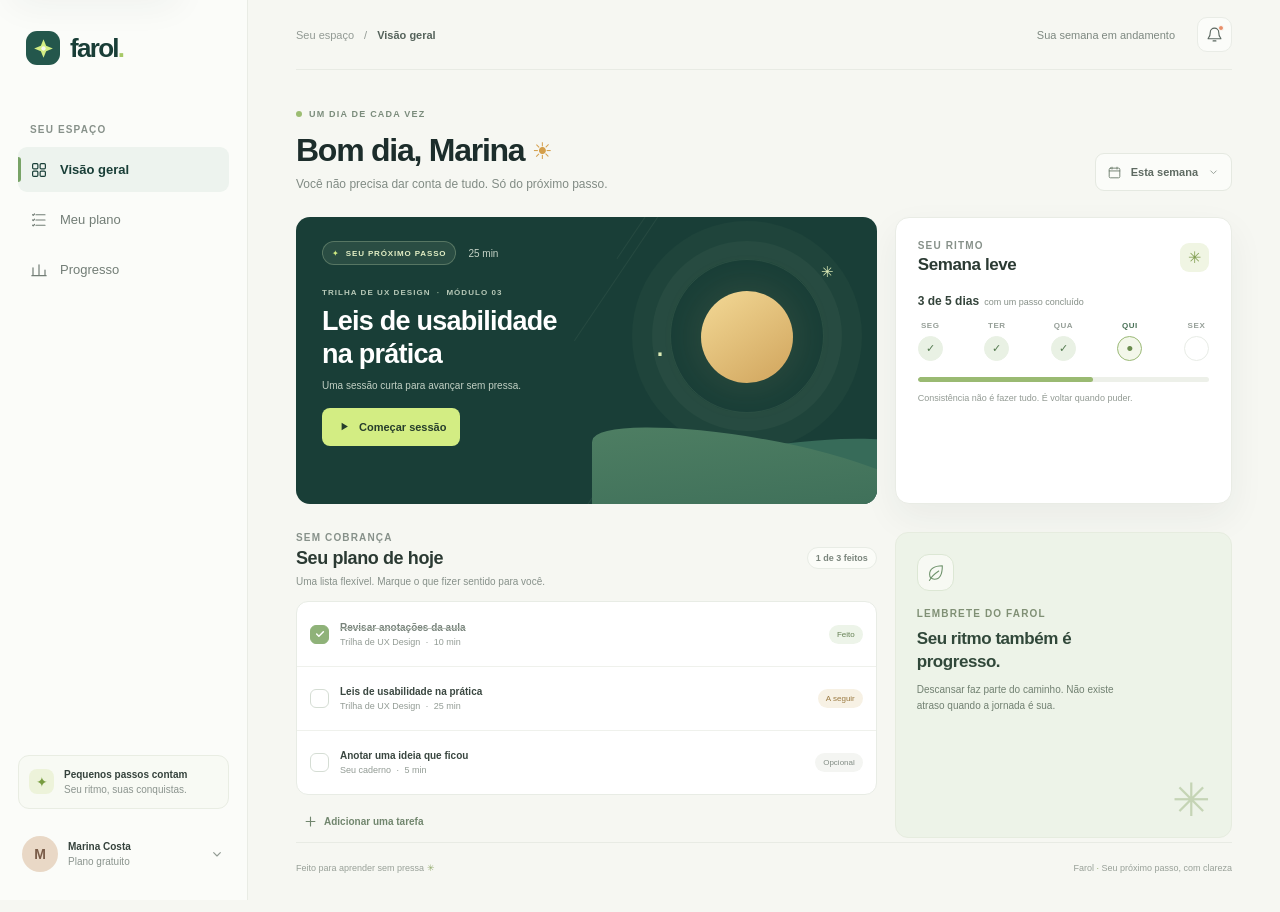
<file: index.html>
<!doctype html>
<html lang="pt-BR">
  <head>
    <meta charset="utf-8" />
    <meta name="viewport" content="width=device-width, initial-scale=1" />
    <meta
      name="description"
      content="Farol: um espaço gentil para organizar seus estudos e avançar no seu ritmo."
    />
    <meta name="theme-color" content="#f6f7f2" />
    <title>Farol — seu próximo passo, com clareza</title>
    <link rel="stylesheet" href="styles.css" />
    <script src="script.js" defer></script>
  </head>
  <body>
    <a class="skip-link" href="#conteudo">Pular para o conteúdo</a>

    <div class="app-shell">
      <aside class="sidebar" aria-label="Navegação principal">
        <a class="brand" href="#inicio" aria-label="Farol, início">
          <span class="brand-mark" aria-hidden="true">
            <svg viewBox="0 0 32 32" fill="none">
              <path d="M16 3 19.7 12.3 29 16l-9.3 3.7L16 29l-3.7-9.3L3 16l9.3-3.7L16 3Z" fill="currentColor" />
              <circle cx="16" cy="16" r="3" fill="#F6F7F2" />
            </svg>
          </span>
          <span>farol<span class="brand-period">.</span></span>
        </a>

        <p class="nav-label">SEU ESPAÇO</p>
        <nav class="main-nav">
          <a class="nav-link is-active" href="#inicio" aria-current="page">
            <svg viewBox="0 0 24 24" aria-hidden="true"><rect x="3.5" y="3.5" width="7" height="7" rx="1.5" /><rect x="13.5" y="3.5" width="7" height="7" rx="1.5" /><rect x="3.5" y="13.5" width="7" height="7" rx="1.5" /><rect x="13.5" y="13.5" width="7" height="7" rx="1.5" /></svg>
            <span>Visão geral</span>
          </a>
          <a class="nav-link" href="#plano">
            <svg viewBox="0 0 24 24" aria-hidden="true"><path d="M8 5h12M8 12h12M8 19h12" /><path d="m3.5 5 .8.8L6 4m-2.5 8 .8.8L6 11m-2.5 8 .8.8L6 18" /></svg>
            <span>Meu plano</span>
          </a>
          <a class="nav-link" href="#progresso">
            <svg viewBox="0 0 24 24" aria-hidden="true"><path d="M4 19V9m8 10V5m8 14v-7" /><path d="M2.5 19.5h19" /></svg>
            <span>Progresso</span>
          </a>
        </nav>

        <div class="sidebar-bottom">
          <div class="streak-card">
            <span class="streak-icon" aria-hidden="true">✦</span>
            <div>
              <strong>Pequenos passos contam</strong>
              <p>Seu ritmo, suas conquistas.</p>
            </div>
          </div>
          <div class="profile-button" aria-label="Perfil de Marina">
            <span class="avatar" aria-hidden="true">M</span>
            <span class="profile-copy"><strong>Marina Costa</strong><small>Plano gratuito</small></span>
            <svg class="profile-chevron" viewBox="0 0 24 24" aria-hidden="true"><path d="m7 10 5 5 5-5" /></svg>
          </div>
        </div>
      </aside>

      <main id="conteudo" class="main-content">
        <header class="topbar" id="inicio">
          <p class="breadcrumb"><span>Seu espaço</span><span aria-hidden="true">/</span><strong>Visão geral</strong></p>
          <div class="topbar-actions">
            <span class="today-label">Sua semana em andamento</span>
            <button class="icon-button" type="button" aria-label="Notificações">
              <svg viewBox="0 0 24 24" aria-hidden="true"><path d="M18 9a6 6 0 0 0-12 0c0 7-3 7-3 9h18c0-2-3-2-3-9" /><path d="M10 21h4" /></svg>
              <span class="notification-dot" aria-hidden="true"></span>
            </button>
          </div>
        </header>

        <section class="welcome-section" aria-labelledby="welcome-title">
          <div>
            <p class="eyebrow"><span class="eyebrow-dot" aria-hidden="true"></span> UM DIA DE CADA VEZ</p>
            <h1 id="welcome-title">Bom dia, Marina <span aria-hidden="true">☀</span></h1>
            <p class="welcome-copy">Você não precisa dar conta de tudo. Só do próximo passo.</p>
          </div>
          <div class="week-button" aria-label="Semana atual">
            <svg viewBox="0 0 24 24" aria-hidden="true"><rect x="3.5" y="5" width="17" height="15.5" rx="2" /><path d="M8 3.5v3M16 3.5v3M3.5 9.5h17" /></svg>
            <span>Esta semana</span>
            <svg class="week-chevron" viewBox="0 0 24 24" aria-hidden="true"><path d="m7 10 5 5 5-5" /></svg>
          </div>
        </section>

        <section class="focus-grid" aria-label="Seu foco e progresso">
          <article class="focus-card" aria-labelledby="focus-title">
            <div class="focus-decoration" aria-hidden="true"><span></span><span></span><span></span></div>
            <div class="focus-content">
              <div class="focus-topline"><span class="focus-pill"><span aria-hidden="true">✦</span> SEU PRÓXIMO PASSO</span><span class="focus-time">25 min</span></div>
              <p class="focus-subject">TRILHA DE UX DESIGN <span aria-hidden="true">·</span> MÓDULO 03</p>
              <h2 id="focus-title">Leis de usabilidade<br />na prática</h2>
              <p class="focus-description">Uma sessão curta para avançar sem pressa.</p>
              <button class="start-button" id="start-focus" type="button">
                <svg viewBox="0 0 24 24" aria-hidden="true"><path d="m9 6 10 6-10 6V6Z" fill="currentColor" stroke="none" /></svg>
                <span>Começar sessão</span>
              </button>
            </div>
            <div class="focus-art" aria-hidden="true">
              <div class="sun-halo"></div>
              <div class="sun"></div>
              <div class="horizon horizon-back"></div>
              <div class="horizon horizon-front"></div>
              <div class="focus-star star-one">✳</div>
              <div class="focus-star star-two">·</div>
            </div>
            <div class="focus-session" id="focus-session" hidden aria-live="polite">
              <span class="session-label"><span class="session-dot"></span> SESSÃO EM ANDAMENTO</span>
              <strong class="session-timer" id="session-timer">25:00</strong>
              <span class="session-caption">Um passo de cada vez. Você consegue.</span>
              <div class="session-actions">
                <button class="session-control" id="pause-focus" type="button">Pausar</button>
                <button class="session-control session-control-secondary" id="end-focus" type="button">Encerrar</button>
              </div>
            </div>
          </article>

          <article class="progress-card" id="progresso" aria-labelledby="progress-title">
            <div class="card-heading">
              <div>
                <p class="section-kicker">SEU RITMO</p>
                <h2 id="progress-title">Semana leve</h2>
              </div>
              <span class="progress-sparkle" aria-hidden="true">✳</span>
            </div>
            <p class="progress-summary"><strong>3 de 5 dias</strong><span>com um passo concluído</span></p>
            <div class="week-days" aria-label="Progresso da semana: 3 de 5 dias concluídos">
              <div class="day-item is-complete"><span class="day-name">SEG</span><span class="day-mark" aria-label="Concluído">✓</span></div>
              <div class="day-item is-complete"><span class="day-name">TER</span><span class="day-mark" aria-label="Concluído">✓</span></div>
              <div class="day-item is-complete"><span class="day-name">QUA</span><span class="day-mark" aria-label="Concluído">✓</span></div>
              <div class="day-item is-current"><span class="day-name">QUI</span><span class="day-mark" aria-label="Hoje">•</span></div>
              <div class="day-item"><span class="day-name">SEX</span><span class="day-mark" aria-label="Planejado"></span></div>
            </div>
            <div class="progress-track" role="progressbar" aria-label="Progresso semanal" aria-valuenow="60" aria-valuemin="0" aria-valuemax="100">
              <span></span>
            </div>
            <p class="progress-note">Consistência não é fazer tudo. É voltar quando puder.</p>
          </article>
        </section>

        <section class="lower-grid" id="plano" aria-label="Plano de estudos">
          <div class="tasks-panel">
            <div class="section-heading">
              <div>
                <p class="section-kicker">SEM COBRANÇA</p>
                <h2>Seu plano de hoje</h2>
              </div>
              <span class="task-count" id="task-count">1 de 3 feitos</span>
            </div>
            <p class="section-description">Uma lista flexível. Marque o que fizer sentido para você.</p>
            <div class="task-list" id="task-list">
              <label class="task-row is-done">
                <input type="checkbox" checked />
                <span class="task-check" aria-hidden="true">
                  <svg viewBox="0 0 16 16"><path d="m3.5 8 3 3 6-6" /></svg>
                </span>
                <span class="task-copy"><strong>Revisar anotações da aula</strong><small>Trilha de UX Design <span aria-hidden="true">·</span> 10 min</small></span>
                <span class="task-tag tag-done">Feito</span>
              </label>
              <label class="task-row">
                <input type="checkbox" data-focus-task />
                <span class="task-check" aria-hidden="true">
                  <svg viewBox="0 0 16 16"><path d="m3.5 8 3 3 6-6" /></svg>
                </span>
                <span class="task-copy"><strong>Leis de usabilidade na prática</strong><small>Trilha de UX Design <span aria-hidden="true">·</span> 25 min</small></span>
                <span class="task-tag tag-next">A seguir</span>
              </label>
              <label class="task-row">
                <input type="checkbox" />
                <span class="task-check" aria-hidden="true">
                  <svg viewBox="0 0 16 16"><path d="m3.5 8 3 3 6-6" /></svg>
                </span>
                <span class="task-copy"><strong>Anotar uma ideia que ficou</strong><small>Seu caderno <span aria-hidden="true">·</span> 5 min</small></span>
                <span class="task-tag">Opcional</span>
              </label>
            </div>
            <button class="add-task-button" id="add-task" type="button" aria-expanded="false" aria-controls="add-task-form">
              <svg viewBox="0 0 24 24" aria-hidden="true"><path d="M12 5v14M5 12h14" /></svg>
              <span>Adicionar uma tarefa</span>
            </button>
            <form class="add-task-form" id="add-task-form" hidden>
              <label class="sr-only" for="new-task">Nome da nova tarefa</label>
              <input id="new-task" name="task" type="text" maxlength="60" placeholder="O que você quer fazer?" required />
              <button type="submit">Adicionar</button>
            </form>
          </div>

          <aside class="gentle-card" aria-labelledby="gentle-title">
            <div class="gentle-icon" aria-hidden="true">
              <svg viewBox="0 0 32 32" fill="none"><path d="M25.5 6.5c-10.4.2-17.7 3.9-17.7 12 0 4 2.8 6.8 6.8 6.8 8.1 0 10.9-8.4 10.9-18.8Z" /><path d="M7.5 27c3.4-5.8 7.5-9.3 13-13" /></svg>
            </div>
            <p class="section-kicker">LEMBRETE DO FAROL</p>
            <h2 id="gentle-title">Seu ritmo também é progresso.</h2>
            <p>Descansar faz parte do caminho. Não existe atraso quando a jornada é sua.</p>
            <span class="gentle-decoration" aria-hidden="true">✳</span>
          </aside>
        </section>

        <footer class="page-footer">
          <span>Feito para aprender sem pressa <span aria-hidden="true">✳</span></span>
          <span>Farol <span aria-hidden="true">·</span> Seu próximo passo, com clareza</span>
        </footer>
        <p class="sr-only" id="announcements" role="status" aria-live="polite" aria-atomic="true"></p>
        <p class="toast-message" id="toast-message" aria-hidden="true" hidden></p>
      </main>
    </div>
  </body>
</html>
</file>
<file: styles.css>
:root {
  color-scheme: light;
  --ink: #1c2d2b;
  --muted: #78827d;
  --paper: #f6f7f2;
  --white: #fff;
  --line: #e8ebe4;
  --green: #24574c;
  --green-dark: #193e37;
  --green-soft: #edf4ee;
  --lime: #d3ed83;
  --coral: #e88e69;
  --shadow: 0 14px 36px rgb(34 54 46 / 6%);
  font-family: "DM Sans", "Segoe UI", sans-serif;
  font-synthesis: none;
  text-rendering: optimizeLegibility;
}

* {
  box-sizing: border-box;
}

html {
  scroll-behavior: smooth;
}

body {
  min-width: 320px;
  margin: 0;
  color: var(--ink);
  background: var(--paper);
  font-size: 14px;
  -webkit-font-smoothing: antialiased;
}

button,
a {
  font: inherit;
}

button {
  color: inherit;
}

a {
  color: inherit;
  text-decoration: none;
}

button:focus-visible,
a:focus-visible,
input:focus-visible + .task-check {
  outline: 3px solid #85a944;
  outline-offset: 3px;
}

.skip-link {
  position: fixed;
  z-index: 20;
  top: 12px;
  left: 12px;
  padding: 10px 14px;
  transform: translateY(-160%);
  border-radius: 8px;
  background: var(--white);
  color: var(--ink);
  box-shadow: var(--shadow);
}

.skip-link:focus {
  transform: translateY(0);
}

.sr-only {
  position: absolute;
  width: 1px;
  height: 1px;
  overflow: hidden;
  clip: rect(0, 0, 0, 0);
  white-space: nowrap;
  clip-path: inset(50%);
}

.app-shell {
  min-height: 100vh;
}

.sidebar {
  position: fixed;
  z-index: 5;
  inset: 0 auto 0 0;
  display: flex;
  width: 248px;
  flex-direction: column;
  padding: 31px 18px 20px;
  border-right: 1px solid #e9ece5;
  background: #fbfcf9;
}

.brand {
  display: flex;
  align-items: center;
  gap: 10px;
  margin: 0 0 59px 8px;
  color: var(--green-dark);
  font-family: "Manrope", "Segoe UI", sans-serif;
  font-size: 26px;
  font-weight: 800;
  letter-spacing: -1.7px;
}

.brand-mark {
  display: grid;
  width: 34px;
  height: 34px;
  place-items: center;
  border-radius: 11px;
  background: var(--green);
  color: var(--lime);
}

.brand-mark svg {
  width: 23px;
  height: 23px;
}

.brand-period {
  color: #a7c967;
}

.nav-label,
.section-kicker {
  margin: 0;
  color: #87918a;
  font-size: 10px;
  font-weight: 700;
  letter-spacing: 1.15px;
}

.nav-label {
  padding-left: 12px;
  margin-bottom: 12px;
}

.main-nav {
  display: grid;
  gap: 5px;
}

.nav-link {
  position: relative;
  display: flex;
  min-height: 45px;
  align-items: center;
  gap: 12px;
  padding: 0 12px;
  border-radius: 9px;
  color: #727d76;
  font-size: 13px;
  font-weight: 500;
  transition: background-color 160ms ease, color 160ms ease;
}

.nav-link:hover {
  background: #f1f4ef;
  color: var(--green-dark);
}

.nav-link.is-active {
  background: #edf3ee;
  color: var(--green-dark);
  font-weight: 700;
}

.nav-link.is-active::before {
  position: absolute;
  inset: 10px auto 10px 0;
  width: 3px;
  border-radius: 0 3px 3px 0;
  background: #78a367;
  content: "";
}

.nav-link svg {
  width: 18px;
  height: 18px;
  flex: 0 0 auto;
  fill: none;
  stroke: currentColor;
  stroke-linecap: round;
  stroke-linejoin: round;
  stroke-width: 1.6;
}

.sidebar-bottom {
  display: grid;
  gap: 19px;
  margin-top: auto;
}

.streak-card {
  display: flex;
  gap: 10px;
  padding: 13px 10px;
  border: 1px solid #e9ede3;
  border-radius: 11px;
  background: #f8faf4;
}

.streak-icon {
  display: grid;
  width: 25px;
  height: 25px;
  flex: 0 0 auto;
  place-items: center;
  border-radius: 8px;
  background: #edf3da;
  color: #789c40;
}

.streak-card strong,
.profile-copy strong {
  display: block;
  color: #35423c;
  font-size: 10px;
  font-weight: 700;
}

.streak-card p,
.profile-copy small {
  display: block;
  margin: 4px 0 0;
  color: #8b948e;
  font-size: 10px;
}

.profile-button {
  display: flex;
  align-items: center;
  gap: 10px;
  padding: 8px 4px;
  border: 0;
  background: transparent;
  text-align: left;
  cursor: pointer;
}

.avatar {
  display: grid;
  width: 36px;
  height: 36px;
  flex: 0 0 auto;
  place-items: center;
  border-radius: 50%;
  background: #e9d8c6;
  color: #795b47;
  font-family: "Manrope", "Segoe UI", sans-serif;
  font-weight: 700;
}

.profile-copy {
  min-width: 0;
  flex: 1;
}

.profile-chevron,
.week-chevron {
  width: 16px;
  height: 16px;
  fill: none;
  stroke: #929b94;
  stroke-linecap: round;
  stroke-linejoin: round;
  stroke-width: 1.7;
}

.main-content {
  width: min(1120px, calc(100% - 248px));
  min-height: 100vh;
  margin-left: 248px;
  padding: 0 48px;
}

.topbar {
  display: flex;
  min-height: 70px;
  align-items: center;
  justify-content: space-between;
  border-bottom: 1px solid var(--line);
}

.breadcrumb {
  display: flex;
  align-items: center;
  gap: 10px;
  margin: 0;
  color: #929a94;
  font-size: 11px;
}

.breadcrumb strong {
  color: #55635b;
  font-weight: 600;
}

.topbar-actions {
  display: flex;
  align-items: center;
  gap: 22px;
}

.today-label {
  color: #7d8880;
  font-size: 11px;
}

.icon-button {
  position: relative;
  display: grid;
  width: 35px;
  height: 35px;
  place-items: center;
  border: 1px solid #e9ece6;
  border-radius: 10px;
  background: #fbfcf9;
  cursor: pointer;
  transition: background-color 160ms ease;
}

.icon-button:hover {
  background: var(--white);
}

.icon-button svg {
  width: 17px;
  height: 17px;
  fill: none;
  stroke: #59665f;
  stroke-linecap: round;
  stroke-linejoin: round;
  stroke-width: 1.6;
}

.notification-dot {
  position: absolute;
  top: 7px;
  right: 7px;
  width: 6px;
  height: 6px;
  border: 1px solid #fbfcf9;
  border-radius: 50%;
  background: var(--coral);
}

.notification-dot[hidden] {
  display: none;
}

.welcome-section {
  display: flex;
  align-items: flex-end;
  justify-content: space-between;
  gap: 20px;
  padding: 39px 0 26px;
}

.eyebrow {
  display: flex;
  align-items: center;
  gap: 7px;
  margin: 0 0 11px;
  color: #7b8c7c;
  font-size: 9px;
  font-weight: 700;
  letter-spacing: 1.2px;
}

.eyebrow-dot {
  width: 6px;
  height: 6px;
  border-radius: 50%;
  background: #9cbd72;
}

h1,
h2,
p {
  overflow-wrap: break-word;
}

h1,
h2 {
  font-family: "Manrope", "Segoe UI", sans-serif;
}

h1 {
  margin: 0;
  font-size: clamp(25px, 3vw, 32px);
  font-weight: 700;
  letter-spacing: -1.25px;
  line-height: 1.25;
}

h1 span {
  display: inline-block;
  color: #d49f4b;
  font-size: 23px;
  transform: translateY(-2px);
}

.welcome-copy {
  margin: 7px 0 0;
  color: #818b84;
  font-size: 12px;
}

.week-button {
  display: flex;
  min-height: 38px;
  align-items: center;
  gap: 9px;
  padding: 0 11px;
  border: 1px solid #e5e9e1;
  border-radius: 9px;
  background: #fbfcf9;
  color: #5e6a62;
  font-size: 11px;
  font-weight: 600;
  cursor: pointer;
  transition: border-color 160ms ease, background-color 160ms ease;
}

.week-button:hover {
  border-color: #cdd8c8;
  background: var(--white);
}

.week-button > svg:first-child {
  width: 15px;
  height: 15px;
  fill: none;
  stroke: #718071;
  stroke-linecap: round;
  stroke-linejoin: round;
  stroke-width: 1.5;
}

.week-chevron {
  width: 13px;
}

.focus-grid {
  display: grid;
  grid-template-columns: minmax(0, 1.55fr) minmax(270px, 0.9fr);
  gap: 18px;
}

.focus-card {
  position: relative;
  min-height: 287px;
  overflow: hidden;
  padding: 24px 26px;
  border-radius: 14px;
  background: var(--green-dark);
  color: #fff;
  isolation: isolate;
}

.focus-content {
  position: relative;
  z-index: 2;
  max-width: 350px;
}

.focus-topline {
  display: flex;
  align-items: center;
  gap: 12px;
}

.focus-pill {
  display: inline-flex;
  min-height: 24px;
  align-items: center;
  gap: 6px;
  padding: 0 9px;
  border: 1px solid rgb(224 242 192 / 25%);
  border-radius: 100px;
  background: rgb(236 248 218 / 8%);
  color: #e3efc5;
  font-size: 8px;
  font-weight: 700;
  letter-spacing: 0.85px;
}

.focus-pill span {
  color: var(--lime);
}

.focus-time {
  color: #c6d3c7;
  font-size: 10px;
}

.focus-subject {
  margin: 23px 0 8px;
  color: #b6c8b7;
  font-size: 8px;
  font-weight: 700;
  letter-spacing: 1.05px;
}

.focus-subject span {
  padding: 0 3px;
  color: #90ad91;
}

.focus-card h2 {
  margin: 0;
  color: #fff;
  font-size: clamp(21px, 2.45vw, 27px);
  font-weight: 700;
  letter-spacing: -0.75px;
  line-height: 1.22;
}

.focus-description {
  margin: 9px 0 17px;
  color: #c2d0c4;
  font-size: 10px;
}

.start-button {
  display: inline-flex;
  min-height: 38px;
  align-items: center;
  gap: 8px;
  padding: 0 14px;
  border: 0;
  border-radius: 8px;
  background: var(--lime);
  color: #263d2c;
  font-size: 11px;
  font-weight: 700;
  cursor: pointer;
  transition: background-color 160ms ease, transform 160ms ease;
}

.start-button:hover {
  transform: translateY(-1px);
  background: #e0f39e;
}

.start-button svg {
  width: 15px;
  height: 15px;
  fill: currentColor;
}

.focus-art {
  position: absolute;
  z-index: 1;
  top: 0;
  right: 0;
  bottom: 0;
  width: 49%;
  overflow: hidden;
  pointer-events: none;
}

.sun-halo {
  position: absolute;
  top: 42px;
  right: 53px;
  width: 154px;
  height: 154px;
  border: 1px solid rgb(221 238 192 / 9%);
  border-radius: 50%;
  box-shadow: 0 0 0 18px rgb(221 238 192 / 4%), 0 0 0 38px rgb(221 238 192 / 3%);
}

.sun {
  position: absolute;
  top: 74px;
  right: 84px;
  width: 92px;
  height: 92px;
  border-radius: 50%;
  background: linear-gradient(145deg, #f3d996, #d6ad66 83%);
  box-shadow: 0 0 44px rgb(237 203 134 / 13%);
}

.horizon {
  position: absolute;
  right: -15%;
  bottom: -34%;
  left: -4%;
  height: 57%;
  border-radius: 50% 50% 0 0 / 19% 23% 0 0;
}

.horizon-back {
  bottom: -22%;
  left: 7%;
  height: 42%;
  background: #376b59;
  transform: rotate(-9deg);
}

.horizon-front {
  background: linear-gradient(163deg, #508064, #2f6150);
  transform: rotate(10deg);
}

.focus-star {
  position: absolute;
  color: #dcebb6;
}

.star-one {
  top: 46px;
  right: 43px;
  font-size: 15px;
}

.star-two {
  top: 115px;
  right: 212px;
  font-size: 34px;
}

.focus-decoration {
  position: absolute;
  z-index: 0;
  inset: 0;
  overflow: hidden;
}

.focus-decoration span {
  position: absolute;
  width: 1px;
  background: rgb(228 241 212 / 6%);
  transform: rotate(34deg);
}

.focus-decoration span:nth-child(1) {
  top: -50px;
  left: 57%;
  height: 190px;
}

.focus-decoration span:nth-child(2) {
  top: -68px;
  left: 61%;
  height: 120px;
}

.focus-decoration span:nth-child(3) {
  bottom: -32px;
  left: 52%;
  height: 95px;
}

.focus-session {
  position: absolute;
  z-index: 3;
  inset: 0;
  display: flex;
  flex-direction: column;
  align-items: flex-start;
  justify-content: center;
  padding: 24px 30px;
  background: var(--green-dark);
}

.focus-session[hidden] {
  display: none;
}

.session-label {
  display: inline-flex;
  align-items: center;
  gap: 8px;
  color: #dbe9c7;
  font-size: 9px;
  font-weight: 700;
  letter-spacing: 1px;
}

.session-dot {
  width: 7px;
  height: 7px;
  border-radius: 50%;
  background: var(--lime);
  box-shadow: 0 0 0 4px rgb(211 237 131 / 13%);
}

.session-timer {
  margin-top: 15px;
  color: #fff;
  font-family: "Manrope", "Segoe UI", sans-serif;
  font-size: 44px;
  font-variant-numeric: tabular-nums;
  letter-spacing: -2px;
  line-height: 1;
}

.session-caption {
  margin-top: 9px;
  color: #c2d0c4;
  font-size: 10px;
}

.session-actions {
  display: flex;
  gap: 8px;
  margin-top: 19px;
}

.session-control {
  min-height: 33px;
  padding: 0 12px;
  border: 1px solid var(--lime);
  border-radius: 7px;
  background: var(--lime);
  color: #263d2c;
  font-size: 10px;
  font-weight: 700;
  cursor: pointer;
}

.session-control-secondary {
  border-color: rgb(255 255 255 / 22%);
  background: transparent;
  color: #fff;
}

.progress-card {
  padding: 22px 22px 19px;
  border: 1px solid #e9ece5;
  border-radius: 14px;
  background: #fff;
  box-shadow: var(--shadow);
}

.card-heading,
.section-heading {
  display: flex;
  align-items: center;
  justify-content: space-between;
  gap: 14px;
}

.progress-card h2,
.tasks-panel h2 {
  margin: 4px 0 0;
  color: #2b3a33;
  font-size: 17px;
  font-weight: 700;
  letter-spacing: -0.4px;
}

.progress-sparkle {
  display: grid;
  width: 29px;
  height: 29px;
  place-items: center;
  border-radius: 9px;
  background: #f0f5e3;
  color: #829e52;
  font-size: 16px;
}

.progress-summary {
  display: flex;
  flex-wrap: wrap;
  align-items: baseline;
  gap: 5px;
  margin: 19px 0 13px;
  color: #858f87;
  font-size: 9px;
}

.progress-summary strong {
  color: #34443b;
  font-size: 12px;
}

.week-days {
  display: flex;
  justify-content: space-between;
  gap: 7px;
}

.day-item {
  display: grid;
  justify-items: center;
  gap: 6px;
}

.day-name {
  color: #969f98;
  font-size: 8px;
  font-weight: 700;
  letter-spacing: 0.55px;
}

.day-mark {
  display: grid;
  width: 25px;
  height: 25px;
  place-items: center;
  border: 1px solid #e8ece6;
  border-radius: 50%;
  color: #fff;
  font-size: 11px;
}

.day-item.is-complete .day-mark {
  border-color: #e9f1e4;
  background: #e9f1e4;
  color: #547a4f;
}

.day-item.is-current .day-name {
  color: #4a7257;
}

.day-item.is-current .day-mark {
  border-color: #9bb977;
  background: #f3f7ea;
  color: #6a8c4e;
  font-size: 19px;
  line-height: 1;
}

.progress-track {
  height: 5px;
  overflow: hidden;
  margin-top: 16px;
  border-radius: 99px;
  background: #edf0e9;
}

.progress-track span {
  display: block;
  width: 60%;
  height: 100%;
  border-radius: inherit;
  background: #9aba72;
}

.progress-note {
  margin: 10px 0 0;
  color: #929a93;
  font-size: 9px;
  line-height: 1.55;
}

.lower-grid {
  display: grid;
  grid-template-columns: minmax(0, 1.55fr) minmax(250px, 0.9fr);
  gap: 18px;
  margin-top: 28px;
}

.tasks-panel {
  min-width: 0;
}

.section-heading {
  align-items: flex-end;
}

.tasks-panel h2 {
  margin-top: 5px;
  font-size: 18px;
}

.task-count {
  padding: 5px 8px;
  border: 1px solid #e8ece5;
  border-radius: 100px;
  background: #fbfcf8;
  color: #7a857c;
  font-size: 9px;
  font-weight: 600;
  white-space: nowrap;
}

.section-description {
  margin: 7px 0 14px;
  color: #87918a;
  font-size: 10px;
}

.task-list {
  overflow: hidden;
  border: 1px solid #e8ece5;
  border-radius: 12px;
  background: #fff;
}

.task-row {
  position: relative;
  display: flex;
  min-height: 64px;
  align-items: center;
  gap: 11px;
  padding: 10px 13px;
  cursor: pointer;
  transition: background-color 150ms ease;
}

.task-row + .task-row {
  border-top: 1px solid #eff1ec;
}

.task-row:hover {
  background: #fbfcf9;
}

.task-row input {
  position: absolute;
  width: 1px;
  height: 1px;
  overflow: hidden;
  clip: rect(0, 0, 0, 0);
  white-space: nowrap;
  clip-path: inset(50%);
}

.task-check {
  display: grid;
  width: 19px;
  height: 19px;
  flex: 0 0 auto;
  place-items: center;
  border: 1.5px solid #d5ddd4;
  border-radius: 6px;
  background: #fff;
  color: transparent;
  transition: border-color 150ms ease, background-color 150ms ease, color 150ms ease;
}

.task-check svg {
  width: 12px;
  height: 12px;
  fill: none;
  stroke: currentColor;
  stroke-linecap: round;
  stroke-linejoin: round;
  stroke-width: 2;
}

.task-row input:checked + .task-check {
  border-color: #8fb279;
  background: #8fb279;
  color: #fff;
}

.task-row input:focus-visible + .task-check {
  outline: 3px solid #85a944;
  outline-offset: 3px;
}

.task-copy {
  min-width: 0;
  flex: 1;
}

.task-copy strong {
  display: block;
  overflow: hidden;
  color: #3a4740;
  font-size: 10px;
  font-weight: 600;
  text-overflow: ellipsis;
  white-space: nowrap;
}

.task-copy small {
  display: block;
  margin-top: 4px;
  color: #929b94;
  font-size: 9px;
}

.task-copy small span {
  padding: 0 3px;
}

.task-tag {
  padding: 5px 8px;
  border-radius: 100px;
  background: #f4f5f2;
  color: #838d85;
  font-size: 8px;
  white-space: nowrap;
}

.task-tag.tag-done {
  background: #edf4e9;
  color: #658054;
}

.task-tag.tag-next {
  background: #f7f1e4;
  color: #9a7940;
}

.task-row.is-done .task-copy strong {
  color: #78837b;
  text-decoration: line-through;
  text-decoration-color: #b7c0b7;
}

.task-row.is-done:not(:first-child) .task-tag {
  background: #edf4e9;
  color: #658054;
}

.add-task-button {
  display: inline-flex;
  min-height: 34px;
  align-items: center;
  gap: 6px;
  margin-top: 9px;
  padding: 0 7px;
  border: 0;
  background: transparent;
  color: #71866e;
  font-size: 10px;
  font-weight: 600;
  cursor: pointer;
}

.add-task-button:hover {
  color: var(--green-dark);
}

.add-task-button svg {
  width: 15px;
  height: 15px;
  fill: none;
  stroke: currentColor;
  stroke-linecap: round;
  stroke-width: 1.8;
}

.add-task-form {
  display: flex;
  max-width: 380px;
  gap: 8px;
  margin: 3px 0 0;
}

.add-task-form[hidden] {
  display: none;
}

.add-task-form input {
  min-width: 0;
  min-height: 36px;
  flex: 1;
  padding: 0 10px;
  border: 1px solid #dfe6dc;
  border-radius: 8px;
  background: #fff;
  color: var(--ink);
  font: inherit;
  font-size: 10px;
}

.add-task-form input::placeholder {
  color: #a0a9a2;
}

.add-task-form button {
  min-height: 36px;
  padding: 0 11px;
  border: 0;
  border-radius: 8px;
  background: var(--green);
  color: #fff;
  font-size: 10px;
  font-weight: 600;
  cursor: pointer;
}

.add-task-form button:hover {
  background: var(--green-dark);
}

.gentle-card {
  position: relative;
  align-self: stretch;
  min-height: 230px;
  overflow: hidden;
  padding: 21px;
  border: 1px solid #e6ecdf;
  border-radius: 13px;
  background: #edf3e8;
}

.gentle-icon {
  display: grid;
  width: 37px;
  height: 37px;
  place-items: center;
  margin-bottom: 17px;
  border: 1px solid #dce7d4;
  border-radius: 12px;
  background: #f7f9f3;
  color: #6f936c;
}

.gentle-icon svg {
  width: 23px;
  height: 23px;
  stroke: currentColor;
  stroke-linecap: round;
  stroke-linejoin: round;
  stroke-width: 1.5;
}

.gentle-card .section-kicker {
  color: #809075;
}

.gentle-card h2 {
  max-width: 210px;
  margin: 9px 0 8px;
  color: #31483a;
  font-size: 17px;
  font-weight: 700;
  letter-spacing: -0.45px;
  line-height: 1.35;
}

.gentle-card p:not(.section-kicker) {
  max-width: 220px;
  margin: 0;
  color: #718071;
  font-size: 10px;
  line-height: 1.65;
}

.gentle-decoration {
  position: absolute;
  right: 20px;
  bottom: 10px;
  color: #a5bb8b;
  font-size: 46px;
  opacity: 0.55;
}

.page-footer {
  display: flex;
  justify-content: space-between;
  gap: 12px;
  padding: 20px 0 24px;
  margin-top: 4px;
  border-top: 1px solid var(--line);
  color: #98a098;
  font-size: 9px;
}

.page-footer span span {
  color: #96ae72;
}

.toast-message {
  position: fixed;
  z-index: 10;
  right: 24px;
  bottom: 20px;
  max-width: min(360px, calc(100vw - 32px));
  padding: 12px 16px;
  border: 1px solid rgb(255 255 255 / 12%);
  border-radius: 10px;
  background: var(--green-dark);
  color: #fff;
  box-shadow: 0 8px 26px rgb(25 62 55 / 18%);
  font-size: 11px;
}

.toast-message[hidden] {
  display: none;
}

@media (min-width: 1400px) {
  .main-content {
    margin-right: auto;
    margin-left: calc(248px + (100vw - 248px - 1120px) / 2);
  }
}

@media (max-width: 1100px) {
  .main-content {
    padding: 0 32px;
  }

  .focus-grid {
    grid-template-columns: minmax(0, 1.35fr) minmax(250px, 0.9fr);
  }

  .lower-grid {
    grid-template-columns: minmax(0, 1.35fr) minmax(230px, 0.9fr);
  }

  .focus-art {
    width: 45%;
  }
}

@media (max-width: 850px) {
  .sidebar {
    width: 70px;
    align-items: center;
    padding: 24px 9px 15px;
  }

  .brand {
    margin: 0 0 43px;
  }

  .brand > span:last-child,
  .nav-label,
  .nav-link > span,
  .sidebar-bottom {
    display: none;
  }

  .main-nav {
    width: 100%;
  }

  .nav-link {
    min-height: 43px;
    justify-content: center;
    padding: 0;
  }

  .nav-link.is-active::before {
    inset: 10px auto 10px 0;
  }

  .main-content {
    width: calc(100% - 70px);
    margin-left: 70px;
    padding: 0 28px;
  }
}

@media (max-width: 680px) {
  .main-content {
    padding: 0 20px;
  }

  .topbar {
    min-height: 60px;
  }

  .today-label {
    display: none;
  }

  .welcome-section {
    align-items: flex-start;
    padding: 30px 0 21px;
  }

  .welcome-copy {
    max-width: 320px;
    font-size: 11px;
    line-height: 1.5;
  }

  .week-button {
    min-height: 34px;
    gap: 6px;
    padding: 0 8px;
    font-size: 0;
  }

  .week-button > svg:first-child {
    width: 17px;
    height: 17px;
  }

  .week-chevron {
    display: none;
  }

  .focus-grid,
  .lower-grid {
    grid-template-columns: 1fr;
    gap: 13px;
  }

  .focus-card {
    min-height: 275px;
    padding: 21px;
  }

  .focus-card h2 {
    font-size: 25px;
  }

  .focus-art {
    width: 44%;
    opacity: 0.85;
  }

  .sun-halo {
    top: 50px;
    right: 18px;
    width: 120px;
    height: 120px;
  }

  .sun {
    top: 78px;
    right: 43px;
    width: 72px;
    height: 72px;
  }

  .star-one {
    right: 14px;
  }

  .star-two {
    right: 145px;
  }

  .progress-card {
    padding: 18px 20px;
  }

  .progress-summary {
    margin-top: 14px;
  }

  .progress-track {
    margin-top: 13px;
  }

  .lower-grid {
    margin-top: 24px;
  }

  .gentle-card {
    min-height: 195px;
    padding: 18px;
  }

  .gentle-icon {
    margin-bottom: 12px;
  }

  .page-footer {
    flex-direction: column;
    padding: 16px 0 22px;
  }
}

@media (max-width: 430px) {
  .sidebar {
    width: 56px;
  }

  .brand-mark {
    width: 30px;
    height: 30px;
  }

  .main-content {
    width: calc(100% - 56px);
    margin-left: 56px;
    padding: 0 14px;
  }

  .breadcrumb {
    gap: 7px;
    font-size: 10px;
  }

  .welcome-section {
    gap: 8px;
  }

  .welcome-section h1 {
    font-size: 24px;
  }

  .focus-card {
    min-height: 260px;
    padding: 19px 16px;
  }

  .focus-content {
    max-width: 270px;
  }

  .focus-card h2 {
    font-size: 22px;
  }

  .focus-subject {
    font-size: 7px;
  }

  .focus-art {
    width: 41%;
    opacity: 0.55;
  }

  .focus-time {
    font-size: 9px;
  }

  .task-row {
    gap: 8px;
    padding: 10px;
  }

  .task-tag {
    padding: 4px 6px;
    font-size: 7px;
  }

  .task-copy strong {
    font-size: 9px;
  }
}

@media (prefers-reduced-motion: reduce) {
  *,
  *::before,
  *::after {
    scroll-behavior: auto !important;
    transition-duration: 0.01ms !important;
  }
}
</file>
